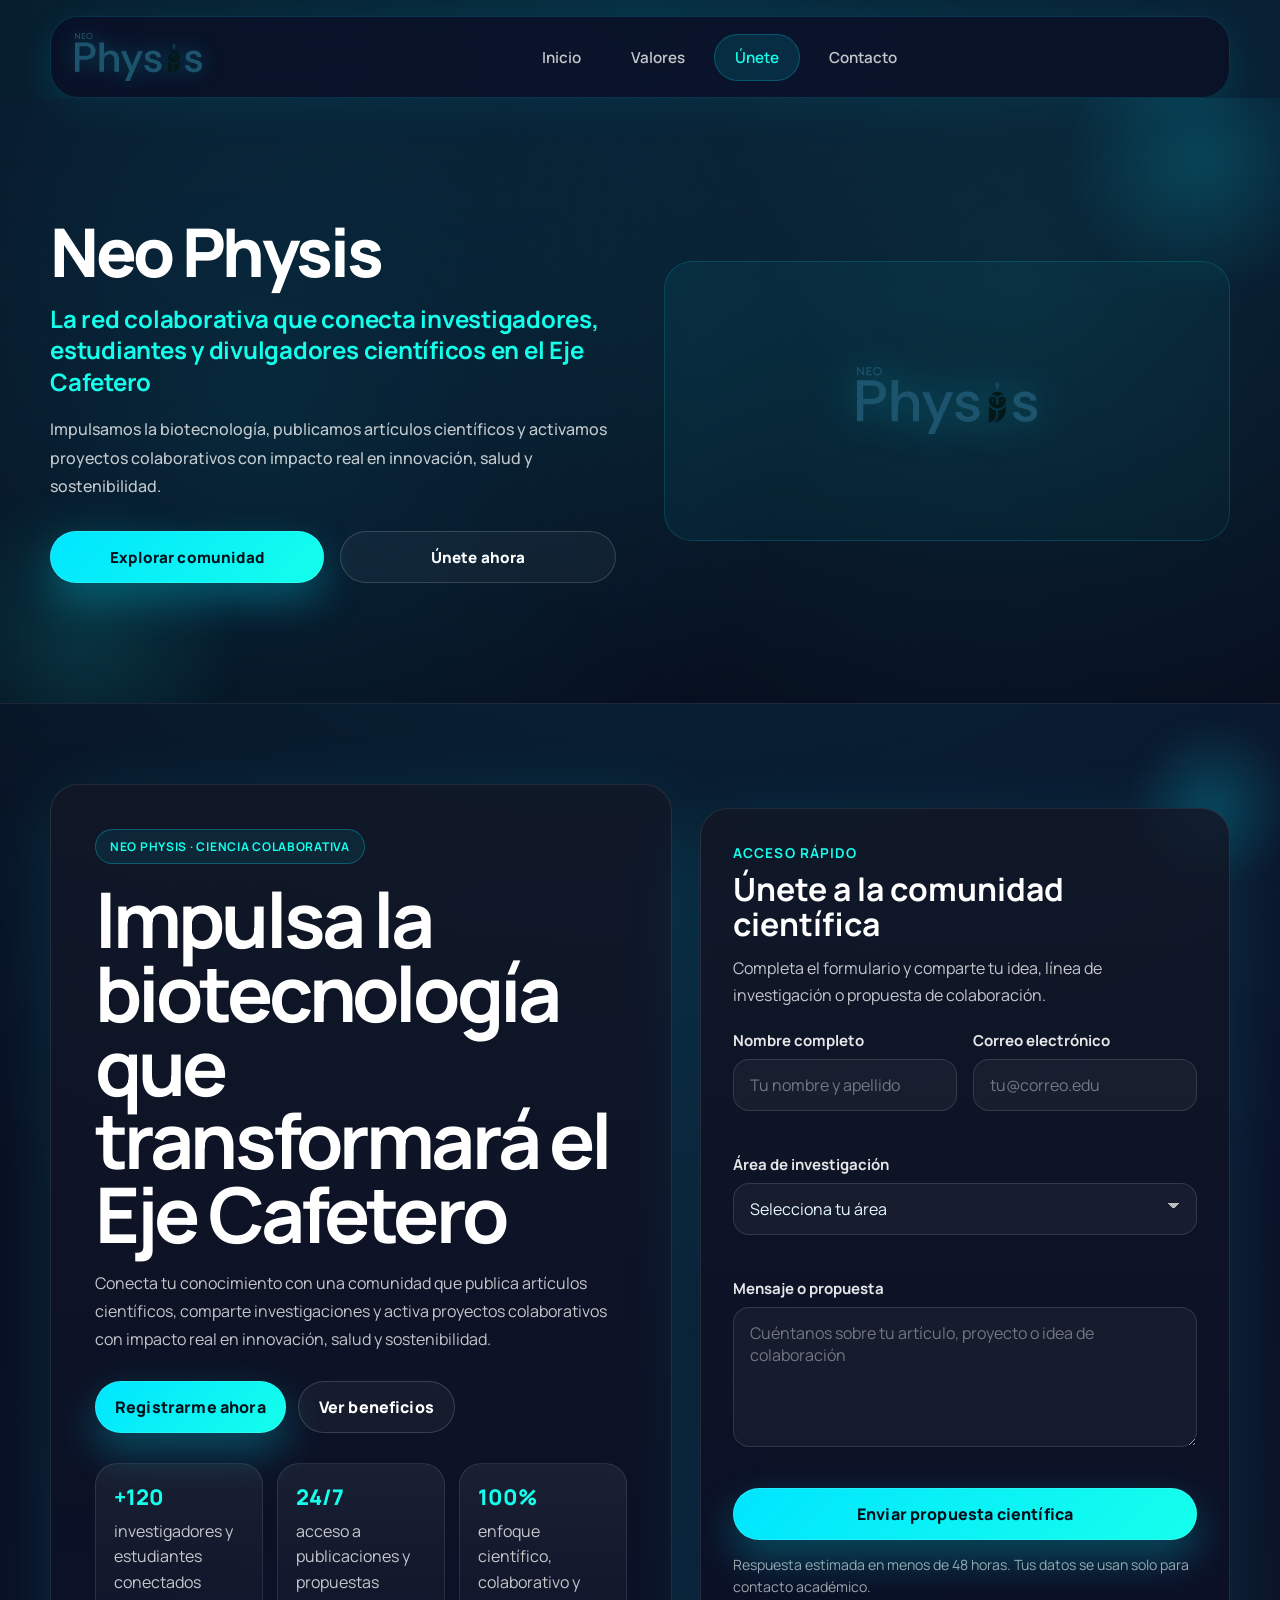
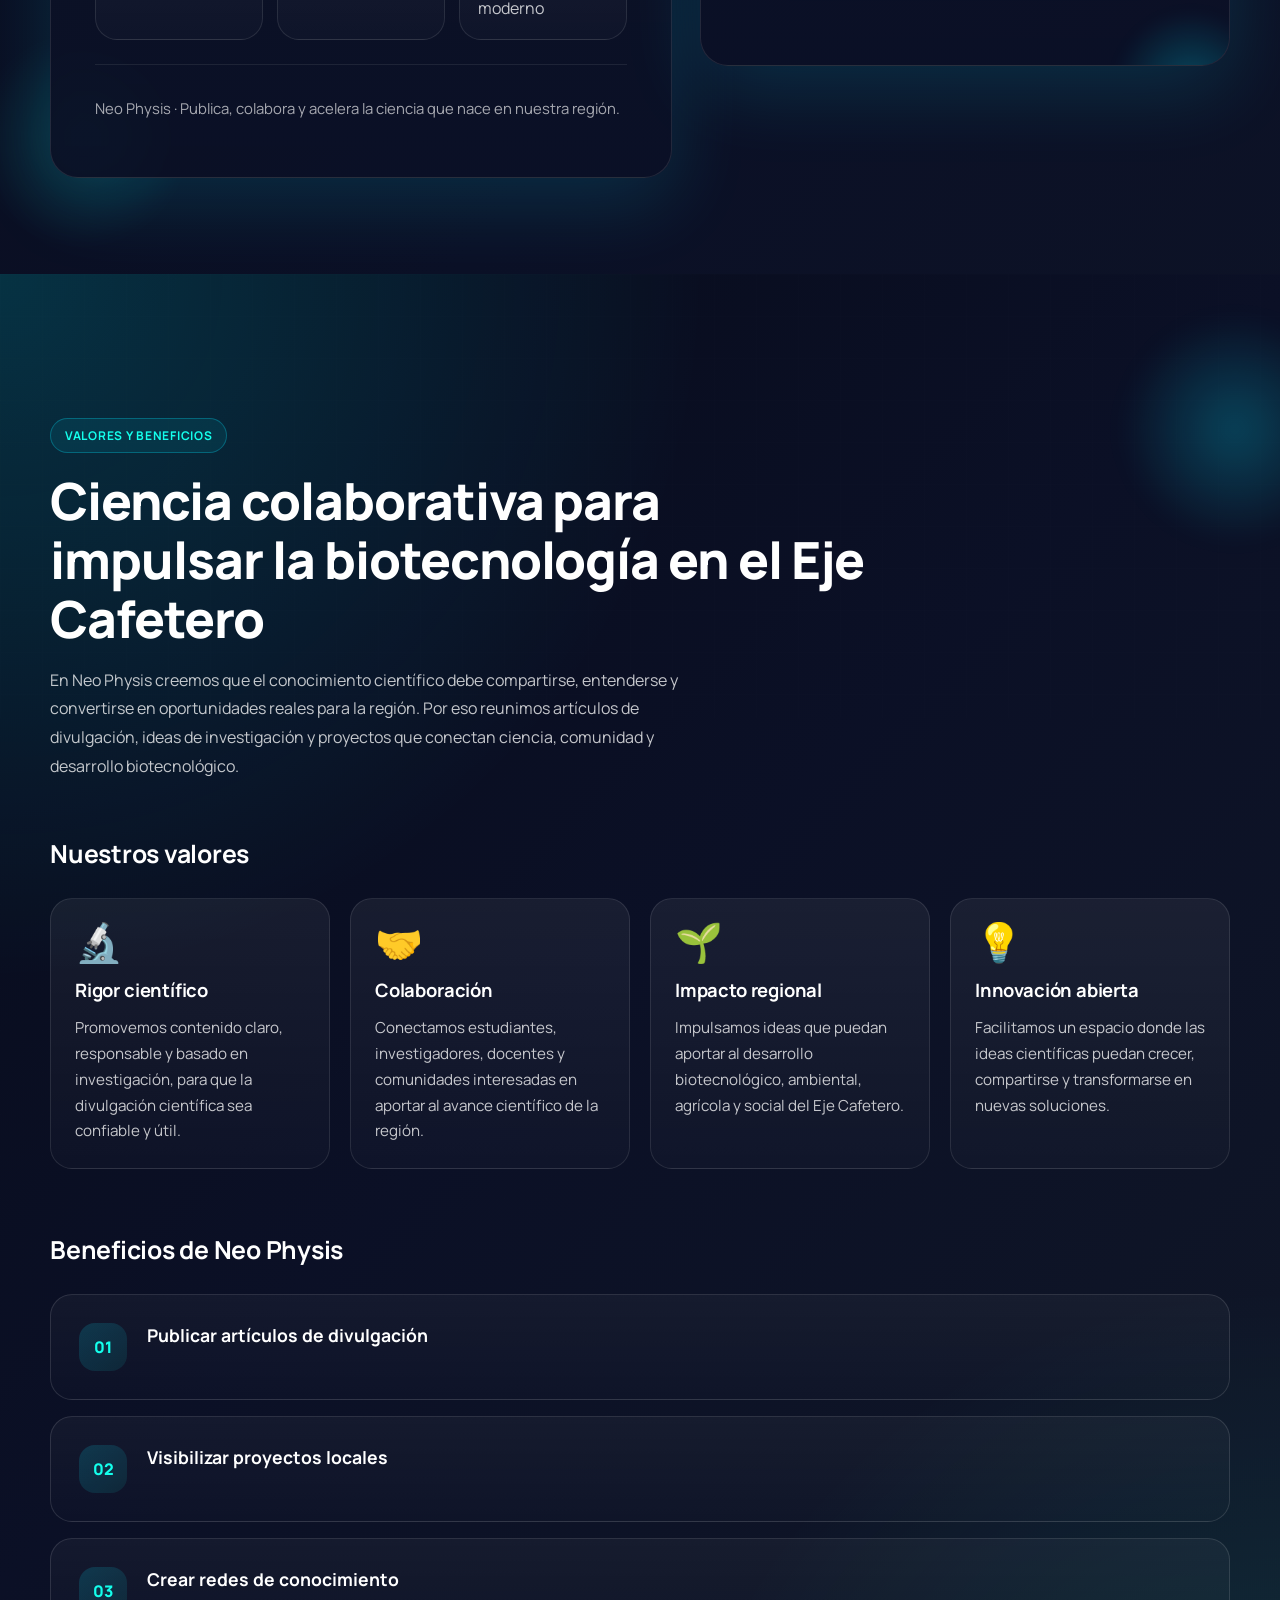
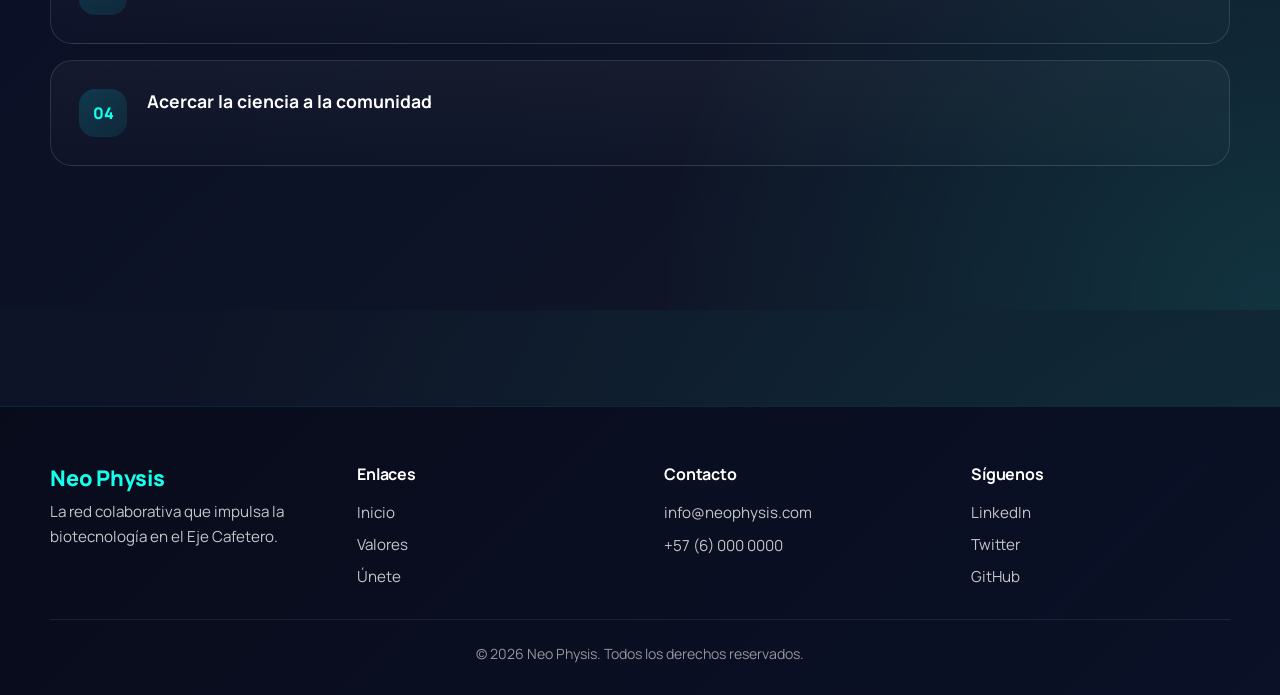
<file: index.html>
<!DOCTYPE html>
<html lang="es">
<head>
  <meta charset="UTF-8" />
  <meta name="viewport" content="width=device-width, initial-scale=1.0" />
  <meta name="description" content="Neo Physis: sección CTA con formulario para investigadores, estudiantes y divulgadores científicos." />
  <title>Neo Physis | CTA y Formulario</title>
  <link rel="preconnect" href="https://fonts.googleapis.com" />
  <link rel="preconnect" href="https://fonts.gstatic.com" crossorigin />
  <link href="https://fonts.googleapis.com/css2?family=Manrope:wght@400;500;600;700;800&display=swap" rel="stylesheet" />
  <link rel="stylesheet" href="styles.css" />
</head>
<body>
  <!-- Navbar -->
  <header>
    <nav class="navbar" aria-label="Navegación principal">
      <div class="navbar__brand">
        <a href="#inicio">
          <img src="Logo2.png" alt="Logo Neo Physis - Ciencia colaborativa" class="navbar__logo" />
        </a>
      </div>
      <button class="navbar__toggle" aria-controls="navbar-menu" aria-expanded="false" aria-label="Abrir menú">
        <span></span>
        <span></span>
        <span></span>
      </button>
      <div class="navbar__menu" id="navbar-menu">
        <ul class="navbar__list">
          <li class="navbar__item"><a href="#inicio" class="navbar__link">Inicio</a></li>
          <li class="navbar__item"><a href="#valores" class="navbar__link">Valores</a></li>
          <li class="navbar__item"><a href="#formulario" class="navbar__link">Únete</a></li>
          <li class="navbar__item"><a href="#contacto" class="navbar__link">Contacto</a></li>
        </ul>
      </div>
    </nav>
  </header>

  <!-- Sección de héroe con logo y propuesta de valor -->
  <main>
    <header class="neo-physis-hero" id="inicio" role="banner">
      <div class="neo-physis-hero__container">
        <div class="neo-physis-hero__content">
          <div class="neo-physis-hero__logo-wrapper">
            <img 
              class="neo-physis-hero__logo" 
              src="Logo2.png" 
              alt="Logo Neo Physis - Ciencia colaborativa" 
              width="120" 
              height="120"
              loading="eager"
            />
          </div>
          
          <div class="neo-physis-hero__text">
            <h1 class="neo-physis-hero__main-title">Neo Physis</h1>
            <p class="neo-physis-hero__subtitle">La red colaborativa que conecta investigadores, estudiantes y divulgadores científicos en el Eje Cafetero</p>
            <p class="neo-physis-hero__description">Impulsamos la biotecnología, publicamos artículos científicos y activamos proyectos colaborativos con impacto real en innovación, salud y sostenibilidad.</p>
            
            <div class="neo-physis-hero__cta-buttons">
              <a class="neo-physis-hero__button neo-physis-hero__button--primary" href="#neo-physis-cta">
                Explorar comunidad
              </a>
              <a class="neo-physis-hero__button neo-physis-hero__button--secondary" href="#neo-physis-form">
                Únete ahora
              </a>
            </div>
          </div>
        </div>
      </div>
      
      <!-- Elementos decorativos de fondo -->
      <div class="neo-physis-hero__orb neo-physis-hero__orb--primary" aria-hidden="true"></div>
      <div class="neo-physis-hero__orb neo-physis-hero__orb--secondary" aria-hidden="true"></div>
    </header>

    <!-- Sección independiente, lista para incrustar en una landing page completa -->
    <section class="neo-physis-cta" id="neo-physis-cta" aria-labelledby="neo-physis-cta-title">
      <div class="neo-physis-cta__orb neo-physis-cta__orb--one" aria-hidden="true"></div>
      <div class="neo-physis-cta__orb neo-physis-cta__orb--two" aria-hidden="true"></div>
      <div class="neo-physis-cta__grid" aria-hidden="true"></div>

      <div class="neo-physis-cta__container">
        <div class="neo-physis-cta__content">
          <span class="neo-physis-cta__eyebrow">Neo Physis · Ciencia colaborativa</span>

          <h1 class="neo-physis-cta__title" id="neo-physis-cta-title">
            Impulsa la biotecnología que transformará el Eje Cafetero
          </h1>

          <p class="neo-physis-cta__description">
            Conecta tu conocimiento con una comunidad que publica artículos científicos,
            comparte investigaciones y activa proyectos colaborativos con impacto real en
            innovación, salud y sostenibilidad.
          </p>

          <div class="neo-physis-cta__actions">
            <a class="neo-physis-cta__button neo-physis-cta__button--primary" href="#neo-physis-form">
              Registrarme ahora
            </a>
            <a class="neo-physis-cta__button neo-physis-cta__button--secondary" href="#neo-physis-benefits">
              Ver beneficios
            </a>
          </div>

          <div class="neo-physis-cta__benefits" id="neo-physis-benefits" aria-label="Beneficios de Neo Physis">
            <article class="neo-physis-cta__benefit-card">
              <span class="neo-physis-cta__benefit-value">+120</span>
              <p class="neo-physis-cta__benefit-text">investigadores y estudiantes conectados</p>
            </article>
            <article class="neo-physis-cta__benefit-card">
              <span class="neo-physis-cta__benefit-value">24/7</span>
              <p class="neo-physis-cta__benefit-text">acceso a publicaciones y propuestas</p>
            </article>
            <article class="neo-physis-cta__benefit-card">
              <span class="neo-physis-cta__benefit-value">100%</span>
              <p class="neo-physis-cta__benefit-text">enfoque científico, colaborativo y moderno</p>
            </article>
          </div>

          <footer class="neo-physis-cta__footer">
            <p>Neo Physis · Publica, colabora y acelera la ciencia que nace en nuestra región.</p>
          </footer>
        </div>

        <div class="neo-physis-form-card" id="formulario">
          <div class="neo-physis-form-card__header">
            <span class="neo-physis-form-card__tag">Acceso rápido</span>
            <h2 class="neo-physis-form-card__title">Únete a la comunidad científica</h2>
            <p class="neo-physis-form-card__text">
              Completa el formulario y comparte tu idea, línea de investigación o propuesta de colaboración.
            </p>
          </div>

          <form class="neo-physis-form" id="neo-physis-form" novalidate>
            <div class="neo-physis-form__grid">
              <div class="neo-physis-form__field">
                <label class="neo-physis-form__label" for="name">Nombre completo</label>
                <input class="neo-physis-form__input" type="text" id="name" name="name" placeholder="Tu nombre y apellido" required minlength="3" autocomplete="name" />
                <span class="neo-physis-form__feedback" aria-live="polite"></span>
              </div>

              <div class="neo-physis-form__field">
                <label class="neo-physis-form__label" for="email">Correo electrónico</label>
                <input class="neo-physis-form__input" type="email" id="email" name="email" placeholder="tu@correo.edu" required autocomplete="email" />
                <span class="neo-physis-form__feedback" aria-live="polite"></span>
              </div>

              <div class="neo-physis-form__field neo-physis-form__field--full">
                <label class="neo-physis-form__label" for="area">Área de investigación</label>
                <select class="neo-physis-form__input neo-physis-form__select" id="area" name="area" required>
                  <option value="" selected>Selecciona tu área</option>
                  <option value="biotecnologia-vegetal">Biotecnología vegetal</option>
                  <option value="microbiologia">Microbiología</option>
                  <option value="bioinformatica">Bioinformática</option>
                  <option value="salud-publica">Salud pública</option>
                  <option value="ciencias-ambientales">Ciencias ambientales</option>
                  <option value="otra">Otra área</option>
                </select>
                <span class="neo-physis-form__feedback" aria-live="polite"></span>
              </div>

              <div class="neo-physis-form__field neo-physis-form__field--full">
                <label class="neo-physis-form__label" for="message">Mensaje o propuesta</label>
                <textarea class="neo-physis-form__input neo-physis-form__textarea" id="message" name="message" rows="5" placeholder="Cuéntanos sobre tu artículo, proyecto o idea de colaboración" required minlength="20"></textarea>
                <span class="neo-physis-form__feedback" aria-live="polite"></span>
              </div>
            </div>

            <button class="neo-physis-form__submit" type="submit">
              Enviar propuesta científica
            </button>

            <p class="neo-physis-form__hint">Respuesta estimada en menos de 48 horas. Tus datos se usan solo para contacto académico.</p>
            <p class="neo-physis-form__status" id="neo-physis-form-status" aria-live="polite"></p>
          </form>
        </div>
      </div>
    </section>

    <!-- Sección de Valores y Beneficios de Neo Physis -->
    <section class="valores" id="valores">
      <div class="valores__contenedor">

        <div class="valores__encabezado">
          <span class="valores__etiqueta">Valores y beneficios</span>

          <h2 class="valores__titulo">
            Ciencia colaborativa para impulsar la biotecnología en el Eje Cafetero
          </h2>

          <p class="valores__descripcion">
            En Neo Physis creemos que el conocimiento científico debe compartirse,
            entenderse y convertirse en oportunidades reales para la región.
            Por eso reunimos artículos de divulgación, ideas de investigación y
            proyectos que conectan ciencia, comunidad y desarrollo biotecnológico.
          </p>
        </div>

        <div class="valores__contenido">

          <div class="valores__bloque">
            <h3 class="valores__subtitulo">Nuestros valores</h3>

            <div class="valores__grid">
              <article class="valores__card">
                <div class="valores__icono">🔬</div>
                <h4>Rigor científico</h4>
                <p>
                  Promovemos contenido claro, responsable y basado en investigación,
                  para que la divulgación científica sea confiable y útil.
                </p>
              </article>

              <article class="valores__card">
                <div class="valores__icono">🤝</div>
                <h4>Colaboración</h4>
                <p>
                  Conectamos estudiantes, investigadores, docentes y comunidades
                  interesadas en aportar al avance científico de la región.
                </p>
              </article>

              <article class="valores__card">
                <div class="valores__icono">🌱</div>
                <h4>Impacto regional</h4>
                <p>
                  Impulsamos ideas que puedan aportar al desarrollo biotecnológico,
                  ambiental, agrícola y social del Eje Cafetero.
                </p>
              </article>

              <article class="valores__card">
                <div class="valores__icono">💡</div>
                <h4>Innovación abierta</h4>
                <p>
                  Facilitamos un espacio donde las ideas científicas puedan crecer,
                  compartirse y transformarse en nuevas soluciones.
                </p>
              </article>
            </div>
          </div>

          <div class="beneficios">
            <h3 class="beneficios__titulo">Beneficios de Neo Physis</h3>

            <div class="beneficios__lista">

              <button class="beneficios__item" type="button">
                <span>01</span>
                <div>
                  <h4>Publicar artículos de divulgación</h4>
                  <p>
                    Los usuarios pueden compartir investigaciones, avances o temas
                    científicos escritos en un lenguaje más cercano para la comunidad.
                  </p>
                </div>
              </button>

              <button class="beneficios__item" type="button">
                <span>02</span>
                <div>
                  <h4>Visibilizar proyectos locales</h4>
                  <p>
                    La plataforma ayuda a mostrar iniciativas científicas nacidas en
                    universidades, semilleros o grupos de investigación del Eje Cafetero.
                  </p>
                </div>
              </button>

              <button class="beneficios__item" type="button">
                <span>03</span>
                <div>
                  <h4>Crear redes de conocimiento</h4>
                  <p>
                    Permite que personas con intereses similares puedan encontrarse,
                    aprender unas de otras y proponer nuevas colaboraciones.
                  </p>
                </div>
              </button>

              <button class="beneficios__item" type="button">
                <span>04</span>
                <div>
                  <h4>Acercar la ciencia a la comunidad</h4>
                  <p>
                    Neo Physis traduce temas complejos a contenidos más comprensibles,
                    para que más personas puedan participar en la conversación científica.
                  </p>
                </div>
              </button>

            </div>
          </div>

        </div>
      </div>
    </section>
  </main>

  <!-- Footer -->
  <footer class="site-footer" id="contacto">
    <div class="footer__container">
      <div class="footer__grid">
        <div class="footer__brand">
          <p class="footer__brand-name">Neo Physis</p>
          <p class="footer__brand-text">La red colaborativa que impulsa la biotecnología en el Eje Cafetero.</p>
        </div>
        <nav class="footer__nav" aria-label="Enlaces de pie de página">
          <p class="footer__title">Enlaces</p>
          <ul class="footer__links">
            <li><a href="#inicio">Inicio</a></li>
            <li><a href="#valores">Valores</a></li>
            <li><a href="#formulario">Únete</a></li>
          </ul>
        </nav>
        <div class="footer__contact">
          <p class="footer__title">Contacto</p>
          <p class="footer__text">info@neophysis.com</p>
          <p class="footer__text">+57 (6) 000 0000</p>
        </div>
        <div class="footer__social">
          <p class="footer__title">Síguenos</p>
          <ul class="footer__social-links">
            <li><a href="#" aria-label="LinkedIn">LinkedIn</a></li>
            <li><a href="#" aria-label="Twitter">Twitter</a></li>
            <li><a href="#" aria-label="GitHub">GitHub</a></li>
          </ul>
        </div>
      </div>
      <div class="footer__bottom">
        <p>&copy; 2026 Neo Physis. Todos los derechos reservados.</p>
      </div>
    </div>
  </footer>

  <script src="script.js"></script>
</body>
</html>
</file>
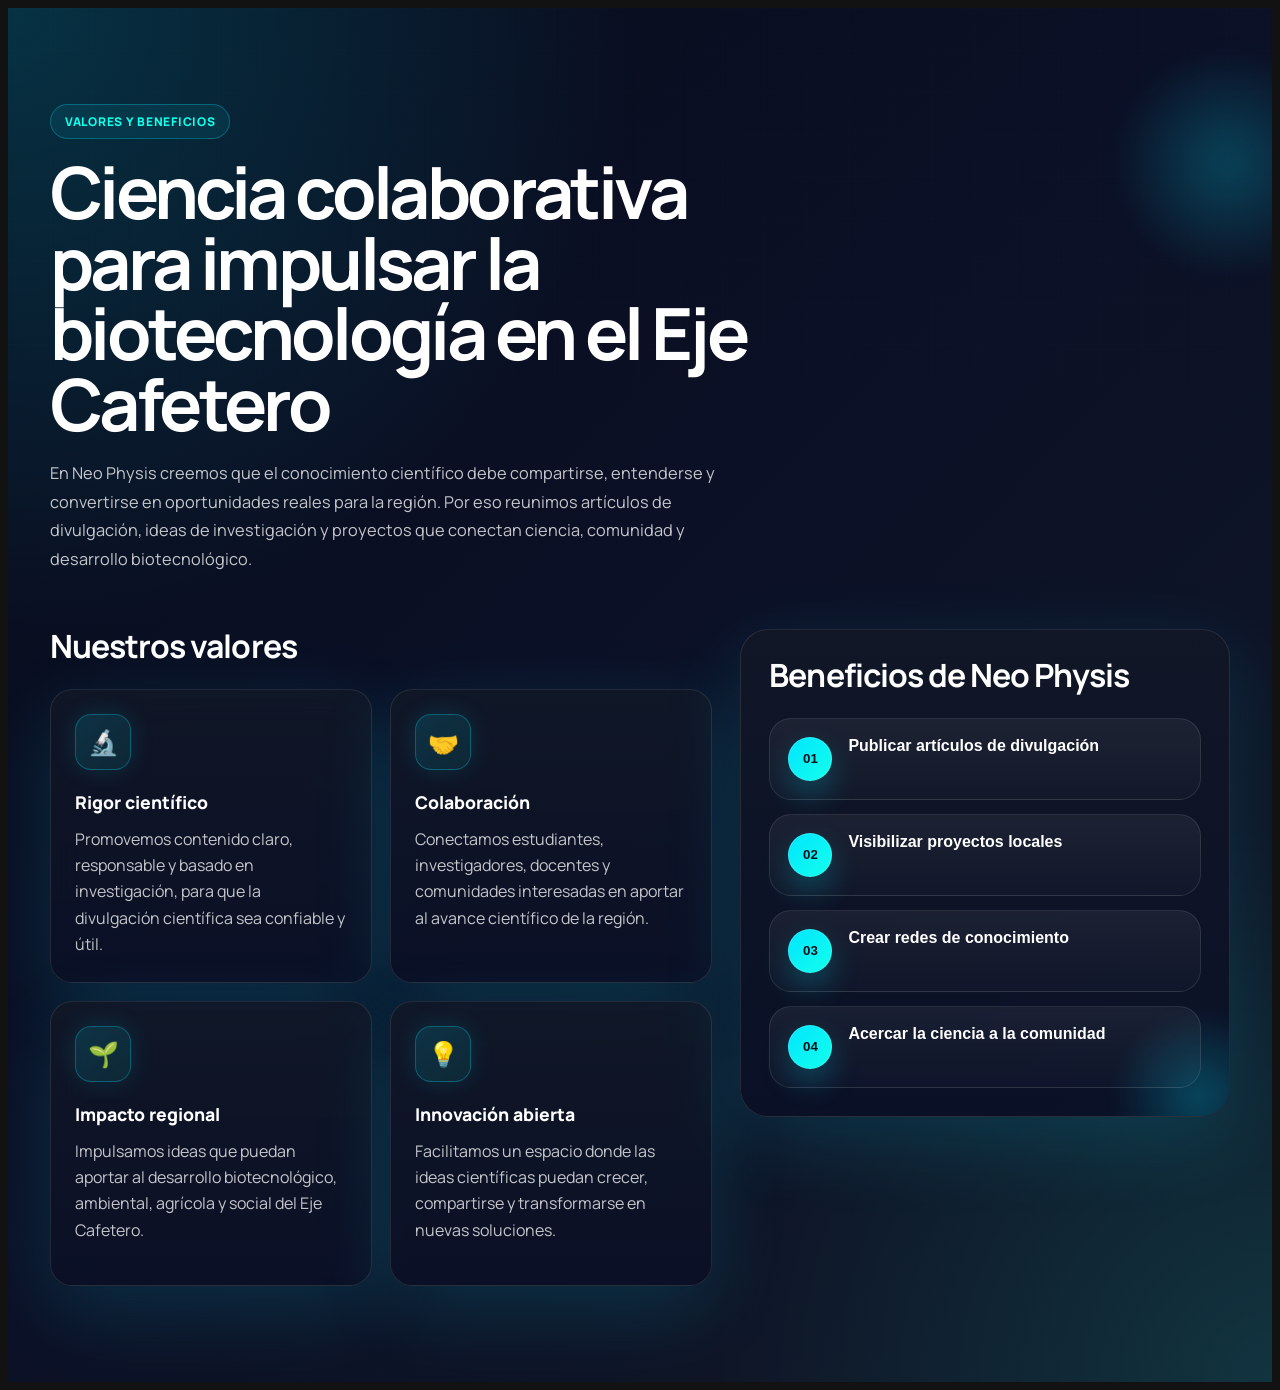
<file: neon.html>
<!DOCTYPE html>
<html lang="en">
<head>
  <meta charset="UTF-8">
  <meta name="viewport" content="width=device-width, initial-scale=1.0">
  <title>Document</title>
  <link rel="stylesheet" href="neon_styles.css">
  <link rel="preconnect" href="https://fonts.googleapis.com">
  <link rel="preconnect" href="https://fonts.gstatic.com" crossorigin>
  <link href="https://fonts.googleapis.com/css2?family=Manrope:wght@400;500;600;700;800&display=swap" rel="stylesheet">
</head>
<body>
  <section class="valores" id="valores-beneficios">
  <div class="valores__contenedor">

    <div class="valores__encabezado">
      <span class="valores__etiqueta">Valores y beneficios</span>

      <h2 class="valores__titulo">
        Ciencia colaborativa para impulsar la biotecnología en el Eje Cafetero
      </h2>

      <p class="valores__descripcion">
        En Neo Physis creemos que el conocimiento científico debe compartirse,
        entenderse y convertirse en oportunidades reales para la región.
        Por eso reunimos artículos de divulgación, ideas de investigación y
        proyectos que conectan ciencia, comunidad y desarrollo biotecnológico.
      </p>
    </div>

    <div class="valores__contenido">

      <div class="valores__bloque">
        <h3 class="valores__subtitulo">Nuestros valores</h3>

        <div class="valores__grid">
          <article class="valores__card">
            <div class="valores__icono">🔬</div>
            <h4>Rigor científico</h4>
            <p>
              Promovemos contenido claro, responsable y basado en investigación,
              para que la divulgación científica sea confiable y útil.
            </p>
          </article>

          <article class="valores__card">
            <div class="valores__icono">🤝</div>
            <h4>Colaboración</h4>
            <p>
              Conectamos estudiantes, investigadores, docentes y comunidades
              interesadas en aportar al avance científico de la región.
            </p>
          </article>

          <article class="valores__card">
            <div class="valores__icono">🌱</div>
            <h4>Impacto regional</h4>
            <p>
              Impulsamos ideas que puedan aportar al desarrollo biotecnológico,
              ambiental, agrícola y social del Eje Cafetero.
            </p>
          </article>

          <article class="valores__card">
            <div class="valores__icono">💡</div>
            <h4>Innovación abierta</h4>
            <p>
              Facilitamos un espacio donde las ideas científicas puedan crecer,
              compartirse y transformarse en nuevas soluciones.
            </p>
          </article>
        </div>
      </div>

      <div class="beneficios">
        <h3 class="beneficios__titulo">Beneficios de Neo Physis</h3>

        <div class="beneficios__lista">

          <button class="beneficios__item" type="button">
            <span>01</span>
            <div>
              <h4>Publicar artículos de divulgación</h4>
              <p>
                Los usuarios pueden compartir investigaciones, avances o temas
                científicos escritos en un lenguaje más cercano para la comunidad.
              </p>
            </div>
          </button>

          <button class="beneficios__item" type="button">
            <span>02</span>
            <div>
              <h4>Visibilizar proyectos locales</h4>
              <p>
                La plataforma ayuda a mostrar iniciativas científicas nacidas en
                universidades, semilleros o grupos de investigación del Eje Cafetero.
              </p>
            </div>
          </button>

          <button class="beneficios__item" type="button">
            <span>03</span>
            <div>
              <h4>Crear redes de conocimiento</h4>
              <p>
                Permite que personas con intereses similares puedan encontrarse,
                aprender unas de otras y proponer nuevas colaboraciones.
              </p>
            </div>
          </button>

          <button class="beneficios__item" type="button">
            <span>04</span>
            <div>
              <h4>Acercar la ciencia a la comunidad</h4>
              <p>
                Neo Physis traduce temas complejos a contenidos más comprensibles,
                para que más personas puedan participar en la conversación científica.
              </p>
            </div>
          </button>

        </div>
      </div>

    </div>
  </div>
</section>
<script src="neon_script.js"></script>
</body>
</html>
</file>
<file: styles.css>
:root {
  color-scheme: dark;
  --bg: #0b1026;
  --bg-soft: rgba(17, 24, 39, 0.76);
  --panel: rgba(17, 24, 39, 0.78);
  --panel-border: rgba(255, 255, 255, 0.1);
  --text: #ffffff;
  --text-muted: rgba(255, 255, 255, 0.76);
  --accent: #00e5ff;
  --accent-strong: #14ffec;
  --accent-deep: #4ddcff;
  --danger: #ff6b6b;
  --success: #4dffb0;
  --shadow: 0 24px 80px rgba(0, 229, 255, 0.14);
  --radius-xl: 28px;
  --radius-lg: 22px;
  --radius-md: 16px;
  --radius-sm: 12px;
  --transition: 220ms ease;
  --font: 'Manrope', system-ui, -apple-system, BlinkMacSystemFont, 'Segoe UI', sans-serif;
}

* {
  box-sizing: border-box;
}

html {
  scroll-behavior: smooth;
}

body {
  margin: 0;
  min-height: 100vh;
  font-family: var(--font);
  color: var(--text);
  background:
    radial-gradient(circle at top, rgba(0, 229, 255, 0.16), transparent 34%),
    radial-gradient(circle at bottom right, rgba(20, 255, 236, 0.1), transparent 28%),
    linear-gradient(135deg, #070b1a 0%, #0b1026 45%, #111827 100%);
}

img,
svg {
  display: block;
  max-width: 100%;
}

a {
  color: inherit;
  text-decoration: none;
}

button,
input,
select,
textarea {
  font: inherit;
}

/* ============================================
   HERO SECTION - Semantic & BEM Structure
   ============================================ */

.neo-physis-hero {
  position: relative;
  overflow: hidden;
  padding: 64px 20px;
  background: linear-gradient(
    180deg,
    rgba(11, 16, 38, 0.5) 0%,
    rgba(7, 11, 26, 0.8) 100%
  );
  border-bottom: 1px solid rgba(255, 255, 255, 0.08);
}

.neo-physis-hero::before {
  content: '';
  position: absolute;
  inset: 0;
  background:
    radial-gradient(circle at 20% 50%, rgba(0, 229, 255, 0.1), transparent 50%),
    radial-gradient(circle at 80% 30%, rgba(20, 255, 236, 0.08), transparent 50%);
  pointer-events: none;
}

.neo-physis-hero__container {
  position: relative;
  z-index: 1;
  max-width: 1180px;
  margin: 0 auto;
}

.neo-physis-hero__content {
  display: grid;
  gap: 32px;
  grid-template-columns: 1fr;
  align-items: center;
}

.neo-physis-hero__logo-wrapper {
  display: flex;
  justify-content: center;
  padding: 20px;
  border-radius: var(--radius-xl);
  border: 1px solid rgba(0, 229, 255, 0.16);
  background: linear-gradient(
    135deg,
    rgba(0, 229, 255, 0.06),
    rgba(20, 255, 236, 0.03)
  );
  backdrop-filter: blur(10px);
  animation: fadeInUp 900ms ease both;
}

.neo-physis-hero__logo {
  width: 120px;
  height: 120px;
  object-fit: contain;
  filter: drop-shadow(0 0 20px rgba(0, 229, 255, 0.3));
  transition: transform 300ms ease, filter 300ms ease;
}

.neo-physis-hero__logo-wrapper:hover .neo-physis-hero__logo {
  transform: scale(1.05);
  filter: drop-shadow(0 0 30px rgba(0, 229, 255, 0.5));
}

.neo-physis-hero__text {
  display: flex;
  flex-direction: column;
  gap: 18px;
}

.neo-physis-hero__main-title {
  margin: 0;
  font-size: clamp(2.4rem, 8vw, 3.8rem);
  line-height: 1;
  letter-spacing: -0.05em;
  font-weight: 800;
  color: var(--text);
  animation: fadeInUp 900ms ease both;
  animation-delay: 100ms;
}

.neo-physis-hero__subtitle {
  margin: 0;
  font-size: clamp(1.1rem, 4vw, 1.4rem);
  line-height: 1.3;
  letter-spacing: -0.01em;
  color: var(--accent-strong);
  font-weight: 700;
  animation: fadeInUp 900ms ease both;
  animation-delay: 200ms;
}

.neo-physis-hero__description {
  margin: 0;
  max-width: 65ch;
  font-size: 1rem;
  line-height: 1.8;
  color: var(--text-muted);
  font-weight: 500;
  animation: fadeInUp 900ms ease both;
  animation-delay: 300ms;
}

.neo-physis-hero__cta-buttons {
  display: flex;
  flex-direction: column;
  gap: 12px;
  margin-top: 12px;
  animation: fadeInUp 900ms ease both;
  animation-delay: 400ms;
}

.neo-physis-hero__button,
.neo-physis-hero__button--primary,
.neo-physis-hero__button--secondary {
  position: relative;
  display: inline-flex;
  align-items: center;
  justify-content: center;
  min-height: 52px;
  padding: 0 24px;
  border: 0;
  border-radius: 999px;
  font-weight: 800;
  letter-spacing: 0.01em;
  font-size: 0.95rem;
  transition: transform var(--transition), box-shadow var(--transition), border-color var(--transition), background var(--transition);
  cursor: pointer;
  text-align: center;
  white-space: nowrap;
}

.neo-physis-hero__button::before {
  content: '';
  position: absolute;
  inset: 0;
  border-radius: inherit;
  background: linear-gradient(135deg, rgba(255, 255, 255, 0.2), transparent 55%);
  opacity: 0;
  transition: opacity var(--transition);
}

.neo-physis-hero__button--primary {
  color: #03111d;
  background: linear-gradient(135deg, var(--accent), var(--accent-strong));
  box-shadow: 0 18px 40px rgba(0, 229, 255, 0.28), 0 0 0 1px rgba(255, 255, 255, 0.12) inset;
}

.neo-physis-hero__button--secondary {
  color: var(--text);
  border: 1px solid rgba(255, 255, 255, 0.16);
  background: rgba(255, 255, 255, 0.04);
}

.neo-physis-hero__button:hover,
.neo-physis-hero__button:focus-visible {
  transform: translateY(-2px);
}

.neo-physis-hero__button:hover::before,
.neo-physis-hero__button:focus-visible::before {
  opacity: 1;
}

.neo-physis-hero__button:focus-visible {
  outline: 3px solid rgba(20, 255, 236, 0.25);
  outline-offset: 3px;
}

.neo-physis-hero__button--secondary:hover,
.neo-physis-hero__button--secondary:focus-visible {
  border-color: rgba(0, 229, 255, 0.32);
  background: rgba(0, 229, 255, 0.08);
}

/* Decorative orbs for hero section */
.neo-physis-hero__orb {
  position: absolute;
  border-radius: 50%;
  filter: blur(12px);
  pointer-events: none;
  animation: floatGlow 12s ease-in-out infinite;
}

.neo-physis-hero__orb--primary {
  top: -80px;
  right: -60px;
  width: 280px;
  height: 280px;
  background: radial-gradient(circle, rgba(0, 229, 255, 0.18), transparent 70%);
}

.neo-physis-hero__orb--secondary {
  bottom: -100px;
  left: -80px;
  width: 320px;
  height: 320px;
  background: radial-gradient(circle, rgba(20, 255, 236, 0.12), transparent 70%);
  animation-delay: -6s;
}

/* Responsive design for hero section */
@media (min-width: 768px) {
  .neo-physis-hero {
    padding: 96px 32px;
  }

  .neo-physis-hero__content {
    grid-template-columns: 1fr 1fr;
    gap: 48px;
  }

  .neo-physis-hero__logo-wrapper {
    order: 2;
    padding: 32px;
    min-height: 280px;
    display: flex;
    align-items: center;
    justify-content: center;
  }

  .neo-physis-hero__logo {
    width: 160px;
    height: 160px;
  }

  .neo-physis-hero__text {
    order: 1;
  }

  .neo-physis-hero__cta-buttons {
    flex-direction: row;
    gap: 16px;
  }

  .neo-physis-hero__button {
    flex: 1;
  }
}

@media (min-width: 1024px) {
  .neo-physis-hero {
    padding: 120px 32px;
  }

  .neo-physis-hero__logo {
    width: 180px;
    height: 180px;
  }

  .neo-physis-hero__main-title {
    font-size: clamp(2.8rem, 10vw, 4.2rem);
  }

  .neo-physis-hero__subtitle {
    font-size: clamp(1.2rem, 3vw, 1.5rem);
  }
}

.neo-physis-cta {
  position: relative;
  overflow: hidden;
  padding: 72px 20px;
}

.neo-physis-cta__container {
  position: relative;
  z-index: 1;
  display: grid;
  gap: 24px;
  max-width: 1180px;
  margin: 0 auto;
}

.neo-physis-cta__content,
.neo-physis-form-card {
  border: 1px solid var(--panel-border);
  border-radius: var(--radius-xl);
  background: linear-gradient(180deg, rgba(17, 24, 39, 0.86), rgba(11, 16, 38, 0.92));
  backdrop-filter: blur(20px);
  box-shadow: var(--shadow);
}

.neo-physis-cta__content {
  padding: 28px;
}

.neo-physis-cta__eyebrow {
  display: inline-flex;
  align-items: center;
  gap: 10px;
  margin-bottom: 18px;
  padding: 8px 14px;
  border: 1px solid rgba(0, 229, 255, 0.28);
  border-radius: 999px;
  color: var(--accent-strong);
  background: rgba(0, 229, 255, 0.08);
  letter-spacing: 0.06em;
  text-transform: uppercase;
  font-size: 0.75rem;
  font-weight: 700;
}

.neo-physis-cta__title {
  margin: 0;
  max-width: 14ch;
  font-size: clamp(2.4rem, 7vw, 4.8rem);
  line-height: 0.96;
  letter-spacing: -0.05em;
}

.neo-physis-cta__description {
  margin: 18px 0 0;
  max-width: 60ch;
  color: var(--text-muted);
  font-size: 1rem;
  line-height: 1.75;
}

.neo-physis-cta__actions {
  display: flex;
  flex-direction: column;
  gap: 12px;
  margin-top: 28px;
}

.neo-physis-cta__button,
.neo-physis-form__submit {
  position: relative;
  display: inline-flex;
  align-items: center;
  justify-content: center;
  min-height: 52px;
  padding: 0 20px;
  border: 0;
  border-radius: 999px;
  font-weight: 800;
  letter-spacing: 0.01em;
  transition: transform var(--transition), box-shadow var(--transition), border-color var(--transition), background var(--transition);
  cursor: pointer;
}

.neo-physis-cta__button::before,
.neo-physis-form__submit::before {
  content: '';
  position: absolute;
  inset: 0;
  border-radius: inherit;
  background: linear-gradient(135deg, rgba(255, 255, 255, 0.2), transparent 55%);
  opacity: 0;
  transition: opacity var(--transition);
}

.neo-physis-cta__button:hover,
.neo-physis-cta__button:focus-visible,
.neo-physis-form__submit:hover,
.neo-physis-form__submit:focus-visible {
  transform: translateY(-2px);
}

.neo-physis-cta__button:hover::before,
.neo-physis-cta__button:focus-visible::before,
.neo-physis-form__submit:hover::before,
.neo-physis-form__submit:focus-visible::before {
  opacity: 1;
}

.neo-physis-cta__button:focus-visible,
.neo-physis-form__submit:focus-visible,
.neo-physis-form__input:focus-visible {
  outline: 3px solid rgba(20, 255, 236, 0.25);
  outline-offset: 3px;
}

.neo-physis-cta__button--primary,
.neo-physis-form__submit {
  color: #03111d;
  background: linear-gradient(135deg, var(--accent), var(--accent-strong));
  box-shadow: 0 18px 40px rgba(0, 229, 255, 0.28), 0 0 0 1px rgba(255, 255, 255, 0.12) inset;
}

.neo-physis-cta__button--secondary {
  color: var(--text);
  border: 1px solid rgba(255, 255, 255, 0.16);
  background: rgba(255, 255, 255, 0.04);
}

.neo-physis-cta__benefits {
  display: grid;
  gap: 14px;
  margin-top: 30px;
}

.neo-physis-cta__benefit-card {
  padding: 18px;
  border: 1px solid rgba(255, 255, 255, 0.1);
  border-radius: var(--radius-lg);
  background: linear-gradient(180deg, rgba(255, 255, 255, 0.06), rgba(255, 255, 255, 0.02));
  transition: transform var(--transition), border-color var(--transition), background var(--transition);
}

.neo-physis-cta__benefit-card:hover {
  transform: translateY(-4px);
  border-color: rgba(0, 229, 255, 0.28);
  background: linear-gradient(180deg, rgba(0, 229, 255, 0.08), rgba(255, 255, 255, 0.03));
}

.neo-physis-cta__benefit-value {
  display: block;
  margin-bottom: 8px;
  color: var(--accent-strong);
  font-size: 1.35rem;
  font-weight: 800;
}

.neo-physis-cta__benefit-text {
  margin: 0;
  color: var(--text-muted);
  line-height: 1.6;
}

.neo-physis-cta__footer {
  margin-top: 24px;
  padding-top: 18px;
  border-top: 1px solid rgba(255, 255, 255, 0.08);
  color: rgba(255, 255, 255, 0.64);
  font-size: 0.93rem;
}

.neo-physis-form-card {
  position: relative;
  padding: 24px;
  overflow: hidden;
}

.neo-physis-form-card::after {
  content: '';
  position: absolute;
  inset: auto -8% -12% auto;
  width: 160px;
  height: 160px;
  border-radius: 50%;
  background: radial-gradient(circle, rgba(0, 229, 255, 0.28), transparent 68%);
  filter: blur(8px);
  pointer-events: none;
}

.neo-physis-form-card__header {
  margin-bottom: 20px;
}

.neo-physis-form-card__tag {
  display: inline-flex;
  margin-bottom: 10px;
  color: var(--accent-strong);
  font-size: 0.85rem;
  font-weight: 700;
  letter-spacing: 0.08em;
  text-transform: uppercase;
}

.neo-physis-form-card__title {
  margin: 0;
  font-size: clamp(1.55rem, 4vw, 2rem);
  line-height: 1.1;
}

.neo-physis-form-card__text {
  margin: 12px 0 0;
  color: var(--text-muted);
  line-height: 1.7;
}

.neo-physis-form {
  position: relative;
  z-index: 1;
}

.neo-physis-form__grid {
  display: grid;
  gap: 16px;
}

.neo-physis-form__field {
  position: relative;
}

.neo-physis-form__field--full {
  grid-column: 1 / -1;
}

.neo-physis-form__label {
  display: inline-block;
  margin-bottom: 8px;
  color: rgba(255, 255, 255, 0.9);
  font-size: 0.94rem;
  font-weight: 700;
}

.neo-physis-form__input {
  width: 100%;
  min-height: 52px;
  padding: 14px 16px;
  border: 1px solid rgba(255, 255, 255, 0.12);
  border-radius: var(--radius-md);
  color: var(--text);
  background: rgba(255, 255, 255, 0.04);
  transition: border-color var(--transition), box-shadow var(--transition), background var(--transition), transform var(--transition);
}

.neo-physis-form__input::placeholder {
  color: rgba(255, 255, 255, 0.4);
}

.neo-physis-form__input:hover {
  border-color: rgba(0, 229, 255, 0.32);
}

.neo-physis-form__input:focus {
  border-color: rgba(20, 255, 236, 0.85);
  background: rgba(255, 255, 255, 0.07);
}

.neo-physis-form__textarea {
  resize: vertical;
  min-height: 140px;
}

.neo-physis-form__select {
  appearance: none;
  padding-right: 44px;
  color: #e6fbff;
  background-image:
    linear-gradient(45deg, transparent 50%, rgba(255, 255, 255, 0.7) 50%),
    linear-gradient(135deg, rgba(255, 255, 255, 0.7) 50%, transparent 50%);
  background-position:
    calc(100% - 22px) calc(50% - 3px),
    calc(100% - 16px) calc(50% - 3px);
  background-size: 6px 6px, 6px 6px;
  background-repeat: no-repeat;
}

.neo-physis-form__select option {
  color: #0b1026;
  background: #ffffff;
}

.neo-physis-form__select option:first-child {
  color: rgba(11, 16, 38, 0.62);
}

.neo-physis-form__feedback {
  display: block;
  min-height: 18px;
  margin-top: 8px;
  color: var(--danger);
  font-size: 0.82rem;
  line-height: 1.4;
}

.neo-physis-form__field.is-valid .neo-physis-form__input {
  border-color: rgba(77, 255, 176, 0.55);
  box-shadow: 0 0 0 1px rgba(77, 255, 176, 0.12) inset;
}

.neo-physis-form__field.is-invalid .neo-physis-form__input {
  border-color: rgba(255, 107, 107, 0.7);
  box-shadow: 0 0 0 1px rgba(255, 107, 107, 0.12) inset;
}

.neo-physis-form__submit {
  width: 100%;
  margin-top: 10px;
}

.neo-physis-form__hint {
  margin: 14px 0 0;
  color: rgba(255, 255, 255, 0.62);
  font-size: 0.88rem;
  line-height: 1.6;
}

.neo-physis-form__status {
  min-height: 24px;
  margin: 10px 0 0;
  font-weight: 700;
}

.neo-physis-form__status.is-success {
  color: var(--success);
}

.neo-physis-form__status.is-error {
  color: var(--danger);
}

.neo-physis-cta__orb {
  position: absolute;
  border-radius: 50%;
  filter: blur(10px);
  pointer-events: none;
  animation: floatGlow 10s ease-in-out infinite;
}

.neo-physis-cta__orb--one {
  top: 32px;
  right: -18px;
  width: 170px;
  height: 170px;
  background: radial-gradient(circle, rgba(0, 229, 255, 0.22), transparent 70%);
}

.neo-physis-cta__orb--two {
  bottom: 24px;
  left: -28px;
  width: 220px;
  height: 220px;
  background: radial-gradient(circle, rgba(20, 255, 236, 0.14), transparent 70%);
  animation-delay: -4s;
}

.neo-physis-cta__grid {
  position: absolute;
  inset: 0;
  background-image:
    linear-gradient(rgba(255, 255, 255, 0.03) 1px, transparent 1px),
    linear-gradient(90deg, rgba(255, 255, 255, 0.03) 1px, transparent 1px);
  background-size: 42px 42px;
  mask-image: linear-gradient(180deg, rgba(0, 0, 0, 0.35), transparent 88%);
  opacity: 0.35;
}

.neo-physis-cta,
.neo-physis-cta__content,
.neo-physis-form-card {
  animation: fadeInUp 900ms ease both;
}

.neo-physis-cta__content {
  animation-delay: 120ms;
}

.neo-physis-form-card {
  animation-delay: 240ms;
}

@keyframes floatGlow {
  0%,
  100% {
    transform: translateY(0) scale(1);
  }
  50% {
    transform: translateY(-14px) scale(1.04);
  }
}

@keyframes fadeInUp {
  from {
    opacity: 0;
    transform: translateY(20px);
  }
  to {
    opacity: 1;
    transform: translateY(0);
  }
}

@media (min-width: 768px) {
  .neo-physis-cta {
    padding: 96px 32px;
  }

  .neo-physis-cta__container {
    gap: 28px;
  }

  .neo-physis-cta__content {
    padding: 36px;
  }

  .neo-physis-cta__actions {
    flex-direction: row;
    flex-wrap: wrap;
  }

  .neo-physis-cta__benefits {
    grid-template-columns: repeat(3, minmax(0, 1fr));
  }

  .neo-physis-form-card {
    padding: 32px;
  }

  .neo-physis-form__grid {
    grid-template-columns: repeat(2, minmax(0, 1fr));
  }
}

@media (min-width: 1100px) {
  .neo-physis-cta__container {
    grid-template-columns: 1.08fr 0.92fr;
    align-items: start;
  }

  .neo-physis-cta__content {
    padding: 44px;
  }

  .neo-physis-form-card {
    position: sticky;
    top: 24px;
  }
}

@media (prefers-reduced-motion: reduce) {
  html {
    scroll-behavior: auto;
  }

  *,
  *::before,
  *::after {
    animation-duration: 0.01ms !important;
    animation-iteration-count: 1 !important;
    transition-duration: 0.01ms !important;
  }
}

/* ================================
   VALORES Y BENEFICIOS - NEO PHYSIS
   ================================ */

/* Sección principal */
.valores {
  position: relative;
  overflow: hidden;
  padding: 96px 20px;
  background:
    radial-gradient(circle at top left, rgba(0, 229, 255, 0.18), transparent 34%),
    radial-gradient(circle at bottom right, rgba(20, 255, 236, 0.12), transparent 30%),
    linear-gradient(135deg, #070b1a 0%, #0b1026 45%, #111827 100%);
}

/* Efecto de cuadrícula tecnológica */
.valores::before {
  content: "";
  position: absolute;
  inset: 0;
  background-image:
    linear-gradient(rgba(255, 255, 255, 0.03) 1px, transparent 1px),
    linear-gradient(90deg, rgba(255, 255, 255, 0.03) 1px, transparent 1px);
  background-size: 42px 42px;
  mask-image: linear-gradient(180deg, rgba(0, 0, 0, 0.45), transparent 88%);
  opacity: 0.4;
  pointer-events: none;
}

/* Brillos flotantes */
.valores::after {
  content: "";
  position: absolute;
  top: 40px;
  right: -70px;
  width: 230px;
  height: 230px;
  border-radius: 50%;
  background: radial-gradient(circle, rgba(0, 229, 255, 0.24), transparent 70%);
  filter: blur(12px);
  animation: valoresFloatGlow 10s ease-in-out infinite;
  pointer-events: none;
}

.valores__contenedor {
  position: relative;
  z-index: 1;
  max-width: 1180px;
  margin: 0 auto;
}

/* Encabezado */
.valores__encabezado {
  max-width: 820px;
  margin-bottom: 56px;
}

.valores__etiqueta {
  display: inline-flex;
  align-items: center;
  gap: 10px;
  margin-bottom: 18px;
  padding: 8px 14px;
  border: 1px solid rgba(0, 229, 255, 0.28);
  border-radius: 999px;
  color: var(--accent-strong);
  background: rgba(0, 229, 255, 0.08);
  letter-spacing: 0.06em;
  text-transform: uppercase;
  font-size: 0.75rem;
  font-weight: 700;
}

.valores__titulo {
  margin: 0 0 18px;
  font-size: clamp(2rem, 5vw, 3.2rem);
  line-height: 1.15;
  letter-spacing: -0.02em;
  font-weight: 800;
}

.valores__descripcion {
  margin: 0;
  max-width: 65ch;
  color: var(--text-muted);
  font-size: 1rem;
  line-height: 1.8;
}

.valores__contenido {
  display: grid;
  gap: 48px;
}

/* Bloque de valores */
.valores__bloque {
  animation: fadeInUp 900ms ease both;
  animation-delay: 100ms;
}

.valores__subtitulo {
  margin: 0 0 28px;
  font-size: 1.55rem;
  font-weight: 700;
  letter-spacing: -0.01em;
}

.valores__grid {
  display: grid;
  gap: 20px;
  grid-template-columns: repeat(auto-fit, minmax(240px, 1fr));
}

.valores__card {
  padding: 24px;
  border: 1px solid rgba(255, 255, 255, 0.1);
  border-radius: var(--radius-lg);
  background: linear-gradient(180deg, rgba(255, 255, 255, 0.06), rgba(255, 255, 255, 0.02));
  transition: transform var(--transition), border-color var(--transition), background var(--transition);
  animation: fadeInUp 900ms ease both;
}

.valores__card:nth-child(1) { animation-delay: 150ms; }
.valores__card:nth-child(2) { animation-delay: 200ms; }
.valores__card:nth-child(3) { animation-delay: 250ms; }
.valores__card:nth-child(4) { animation-delay: 300ms; }

.valores__card.visible {
  animation-play-state: running;
}

.valores__card:hover {
  transform: translateY(-6px);
  border-color: rgba(0, 229, 255, 0.32);
  background: linear-gradient(180deg, rgba(0, 229, 255, 0.12), rgba(20, 255, 236, 0.05));
}

.valores__icono {
  display: block;
  font-size: 2.4rem;
  margin-bottom: 16px;
  line-height: 1;
}

.valores__card h4 {
  margin: 0 0 12px;
  font-size: 1.15rem;
  font-weight: 700;
  letter-spacing: -0.01em;
}

.valores__card p {
  margin: 0;
  color: var(--text-muted);
  line-height: 1.7;
  font-size: 0.95rem;
}

/* Beneficios con accordion */
.beneficios {
  animation: fadeInUp 900ms ease both;
  animation-delay: 350ms;
}

.beneficios__titulo {
  margin: 0 0 28px;
  font-size: 1.55rem;
  font-weight: 700;
  letter-spacing: -0.01em;
}

.beneficios__lista {
  display: grid;
  gap: 16px;
}

.beneficios__item {
  padding: 24px;
  border: 1px solid rgba(255, 255, 255, 0.12);
  border-radius: var(--radius-lg);
  background: linear-gradient(180deg, rgba(255, 255, 255, 0.04), rgba(255, 255, 255, 0.01));
  text-align: left;
  cursor: pointer;
  transition: all var(--transition);
  display: flex;
  gap: 20px;
  align-items: flex-start;
}

.beneficios__item:hover {
  border-color: rgba(0, 229, 255, 0.28);
  background: linear-gradient(180deg, rgba(0, 229, 255, 0.08), rgba(20, 255, 236, 0.04));
}

.beneficios__item.activo {
  border-color: rgba(0, 229, 255, 0.42);
  background: linear-gradient(180deg, rgba(0, 229, 255, 0.12), rgba(20, 255, 236, 0.06));
}

.beneficios__item > span {
  display: flex;
  align-items: center;
  justify-content: center;
  min-width: 48px;
  height: 48px;
  border-radius: var(--radius-md);
  background: linear-gradient(135deg, rgba(0, 229, 255, 0.16), rgba(20, 255, 236, 0.08));
  color: var(--accent-strong);
  font-weight: 800;
  font-size: 1rem;
  flex-shrink: 0;
}

.beneficios__item.activo > span {
  background: linear-gradient(135deg, var(--accent), var(--accent-strong));
  color: #03111d;
}

.beneficios__item h4 {
  margin: 0 0 8px;
  font-size: 1.1rem;
  font-weight: 700;
  color: var(--text);
}

.beneficios__item p {
  margin: 0;
  color: var(--text-muted);
  line-height: 1.6;
  font-size: 0.95rem;
  max-height: 0;
  overflow: hidden;
  transition: max-height var(--transition);
}

.beneficios__item.activo p {
  max-height: 200px;
  margin-top: 8px;
}

/* Animaciones */
@keyframes valoresFloatGlow {
  0%,
  100% {
    transform: translateY(0) scale(1);
  }
  50% {
    transform: translateY(-16px) scale(1.05);
  }
}

/* Responsive */
@media (min-width: 768px) {
  .valores {
    padding: 120px 32px;
  }

  .valores__grid {
    grid-template-columns: repeat(2, 1fr);
  }

  .beneficios__item {
    padding: 28px;
  }
}

@media (min-width: 1024px) {
  .valores {
    padding: 144px 32px;
  }

  .valores__grid {
    grid-template-columns: repeat(4, 1fr);
  }

  .valores__contenido {
    gap: 64px;
  }
}

/* ================================
   NAVBAR - NEO PHYSIS
   ================================ */

header {
  position: sticky;
  top: 1rem;
  z-index: 100;
  display: flex;
  justify-content: center;
  padding: 0 1rem;
  pointer-events: none;
}

.navbar {
  position: relative;
  z-index: 1;
  display: flex;
  align-items: center;
  justify-content: space-between;
  gap: 2rem;
  width: 100%;
  max-width: 1180px;
  padding: 1rem 1.5rem;
  background: rgba(11, 16, 38, 0.85);
  border: 1px solid rgba(0, 229, 255, 0.16);
  border-radius: var(--radius-xl);
  box-shadow: 0 12px 36px rgba(0, 229, 255, 0.12);
  backdrop-filter: blur(20px);
  pointer-events: auto;
  transition: transform var(--transition), border-color var(--transition);
}

.navbar:hover {
  transform: translateY(-2px);
  border-color: rgba(0, 229, 255, 0.28);
}

.navbar__brand {
  display: flex;
  align-items: center;
  flex-shrink: 0;
}

.navbar__brand a {
  display: flex;
  align-items: center;
}

.navbar__logo {
  height: 48px;
  width: auto;
  object-fit: contain;
  filter: drop-shadow(0 0 10px rgba(0, 229, 255, 0.25));
  transition: filter var(--transition);
}

.navbar__brand:hover .navbar__logo {
  filter: drop-shadow(0 0 16px rgba(0, 229, 255, 0.4));
}

.navbar__toggle {
  display: none;
  flex-direction: column;
  border: none;
  background: transparent;
  cursor: pointer;
  padding: 0.5rem;
  gap: 5px;
}

.navbar__toggle span {
  width: 24px;
  height: 2.5px;
  background: var(--accent-strong);
  border-radius: 2px;
  transition: transform 0.3s ease, opacity 0.3s ease;
}

.navbar__menu {
  display: flex;
  flex: 1;
  justify-content: center;
}

.navbar__list {
  margin: 0;
  padding: 0;
  list-style: none;
  display: flex;
  gap: 0.5rem;
}

.navbar__item {
  display: list-item;
}

.navbar__link {
  display: inline-flex;
  align-items: center;
  justify-content: center;
  padding: 0.75rem 1.25rem;
  text-decoration: none;
  color: var(--text-muted);
  font-weight: 600;
  font-size: 0.95rem;
  border-radius: 999px;
  border: 1px solid transparent;
  transition: all var(--transition);
}

.navbar__link:hover,
.navbar__link--active {
  color: var(--accent-strong);
  background: rgba(0, 229, 255, 0.12);
  border-color: rgba(0, 229, 255, 0.24);
}

.navbar__toggle[aria-expanded="true"] span:nth-child(1) {
  transform: translateY(8px) rotate(45deg);
}

.navbar__toggle[aria-expanded="true"] span:nth-child(2) {
  opacity: 0;
}

.navbar__toggle[aria-expanded="true"] span:nth-child(3) {
  transform: translateY(-8px) rotate(-45deg);
}

.navbar__menu.open {
  display: flex;
}

@media (max-width: 768px) {
  .navbar {
    gap: 1rem;
  }

  .navbar__toggle {
    display: flex;
  }

  .navbar__menu {
    display: none;
    position: absolute;
    top: 100%;
    left: 0;
    right: 0;
    margin-top: 0.5rem;
    width: calc(100% + 2rem);
    flex-direction: column;
    background: rgba(11, 16, 38, 0.95);
    border: 1px solid rgba(0, 229, 255, 0.16);
    border-radius: var(--radius-lg);
    padding: 1rem;
    backdrop-filter: blur(20px);
    box-shadow: 0 12px 36px rgba(0, 0, 0, 0.3);
  }

  .navbar__menu.open {
    display: flex;
  }

  .navbar__list {
    flex-direction: column;
    gap: 0;
    width: 100%;
  }

  .navbar__link {
    width: 100%;
    justify-content: flex-start;
  }
}

/* ================================
   FOOTER - NEO PHYSIS
   ================================ */

.site-footer {
  background: linear-gradient(135deg, rgba(7, 11, 26, 0.95), rgba(11, 16, 38, 0.98));
  border-top: 1px solid rgba(0, 229, 255, 0.12);
  padding: 56px 20px 32px;
  margin-top: 96px;
}

.site-footer::before {
  content: "";
  position: absolute;
  inset: 0;
  background-image:
    linear-gradient(rgba(255, 255, 255, 0.02) 1px, transparent 1px),
    linear-gradient(90deg, rgba(255, 255, 255, 0.02) 1px, transparent 1px);
  background-size: 42px 42px;
  opacity: 0.3;
  pointer-events: none;
}

.footer__container {
  position: relative;
  z-index: 1;
  max-width: 1180px;
  margin: 0 auto;
}

.footer__grid {
  display: grid;
  gap: 36px;
  grid-template-columns: repeat(auto-fit, minmax(240px, 1fr));
  margin-bottom: 32px;
}

.footer__brand-name {
  margin: 0 0 8px;
  font-size: 1.35rem;
  font-weight: 800;
  color: var(--accent-strong);
  letter-spacing: -0.01em;
}

.footer__brand-text {
  margin: 0;
  color: var(--text-muted);
  font-size: 0.95rem;
  line-height: 1.6;
}

.footer__title {
  margin: 0 0 16px;
  font-weight: 700;
  color: var(--text);
  font-size: 1rem;
  letter-spacing: -0.01em;
}

.footer__links,
.footer__social-links {
  margin: 0;
  padding: 0;
  list-style: none;
  display: flex;
  flex-direction: column;
  gap: 10px;
}

.footer__links a,
.footer__social-links a {
  color: var(--text-muted);
  text-decoration: none;
  font-size: 0.95rem;
  transition: color var(--transition), margin-left var(--transition);
}

.footer__links a:hover,
.footer__social-links a:hover {
  color: var(--accent-strong);
  margin-left: 4px;
}

.footer__text {
  margin: 0 0 8px;
  color: var(--text-muted);
  font-size: 0.95rem;
  line-height: 1.6;
}

.footer__text:last-child {
  margin-bottom: 0;
}

.footer__bottom {
  padding-top: 24px;
  border-top: 1px solid rgba(255, 255, 255, 0.08);
  text-align: center;
  color: rgba(255, 255, 255, 0.56);
  font-size: 0.88rem;
}

.footer__bottom p {
  margin: 0;
}

@media (min-width: 768px) {
  .footer__grid {
    gap: 48px;
  }
}
</file>
<file: neon_styles.css>
/* ================================
   VALORES Y BENEFICIOS - NEO PHYSIS
   Adaptado al estilo visual del proyecto
================================ */

/* Si tu proyecto YA tiene este :root, no lo repitas.
   Solo déjalo si en tu CSS todavía no existen estas variables. */
:root {
  color-scheme: dark;
  --bg: #0b1026;
  --bg-soft: rgba(17, 24, 39, 0.76);
  --panel: rgba(17, 24, 39, 0.78);
  --panel-border: rgba(255, 255, 255, 0.1);
  --text: #ffffff;
  --text-muted: rgba(255, 255, 255, 0.76);
  --accent: #00e5ff;
  --accent-strong: #14ffec;
  --accent-deep: #4ddcff;
  --danger: #ff6b6b;
  --success: #4dffb0;
  --shadow: 0 24px 80px rgba(0, 229, 255, 0.14);
  --radius-xl: 28px;
  --radius-lg: 22px;
  --radius-md: 16px;
  --radius-sm: 12px;
  --transition: 220ms ease;
  --font: 'Manrope', system-ui, -apple-system, BlinkMacSystemFont, 'Segoe UI', sans-serif;
}

/* Si todavía no tienes Manrope conectado, agrega esto al inicio del CSS */
@import url('https://fonts.googleapis.com/css2?family=Manrope:wght@400;500;600;700;800&display=swap');

/* Sección principal */
.valores {
  position: relative;
  overflow: hidden;
  padding: 96px 20px;
  font-family: var(--font);
  color: var(--text);
  background:
    radial-gradient(circle at top left, rgba(0, 229, 255, 0.18), transparent 34%),
    radial-gradient(circle at bottom right, rgba(20, 255, 236, 0.12), transparent 30%),
    linear-gradient(135deg, #070b1a 0%, #0b1026 45%, #111827 100%);
}

/* Efecto de cuadrícula tecnológica */
.valores::before {
  content: "";
  position: absolute;
  inset: 0;
  background-image:
    linear-gradient(rgba(255, 255, 255, 0.03) 1px, transparent 1px),
    linear-gradient(90deg, rgba(255, 255, 255, 0.03) 1px, transparent 1px);
  background-size: 42px 42px;
  mask-image: linear-gradient(180deg, rgba(0, 0, 0, 0.45), transparent 88%);
  opacity: 0.4;
  pointer-events: none;
}

/* Brillos flotantes */
.valores::after {
  content: "";
  position: absolute;
  top: 40px;
  right: -70px;
  width: 230px;
  height: 230px;
  border-radius: 50%;
  background: radial-gradient(circle, rgba(0, 229, 255, 0.24), transparent 70%);
  filter: blur(12px);
  animation: valoresFloatGlow 10s ease-in-out infinite;
  pointer-events: none;
}

.valores__contenedor {
  position: relative;
  z-index: 1;
  max-width: 1180px;
  margin: 0 auto;
}

/* Encabezado */
.valores__encabezado {
  max-width: 820px;
  margin-bottom: 56px;
}

.valores__etiqueta {
  display: inline-flex;
  align-items: center;
  gap: 10px;
  margin-bottom: 18px;
  padding: 8px 14px;
  border: 1px solid rgba(0, 229, 255, 0.28);
  border-radius: 999px;
  color: var(--accent-strong);
  background: rgba(0, 229, 255, 0.08);
  letter-spacing: 0.06em;
  text-transform: uppercase;
  font-size: 0.75rem;
  font-weight: 800;
}

.valores__titulo {
  margin: 0;
  max-width: 15ch;
  color: var(--text);
  font-size: clamp(2.3rem, 6vw, 4.5rem);
  line-height: 0.98;
  letter-spacing: -0.05em;
}

.valores__descripcion {
  margin: 20px 0 0;
  max-width: 68ch;
  color: var(--text-muted);
  font-size: 1.02rem;
  line-height: 1.75;
}

/* Layout */
.valores__contenido {
  display: grid;
  grid-template-columns: 1.15fr 0.85fr;
  gap: 28px;
  align-items: start;
}

.valores__subtitulo,
.beneficios__titulo {
  margin: 0 0 24px;
  color: var(--text);
  font-size: clamp(1.55rem, 3vw, 2rem);
  line-height: 1.1;
  letter-spacing: -0.03em;
}

/* Grid de valores */
.valores__grid {
  display: grid;
  grid-template-columns: repeat(2, minmax(0, 1fr));
  gap: 18px;
}

/* Cards de valores */
.valores__card {
  min-height: 235px;
  padding: 24px;
  border: 1px solid var(--panel-border);
  border-radius: var(--radius-lg);
  background:
    linear-gradient(180deg, rgba(17, 24, 39, 0.86), rgba(11, 16, 38, 0.92));
  backdrop-filter: blur(18px);
  box-shadow: var(--shadow);
  transition:
    transform var(--transition),
    border-color var(--transition),
    background var(--transition),
    box-shadow var(--transition);
}

.valores__card:hover {
  transform: translateY(-6px);
  border-color: rgba(0, 229, 255, 0.32);
  background:
    linear-gradient(180deg, rgba(0, 229, 255, 0.08), rgba(255, 255, 255, 0.03));
  box-shadow: 0 26px 70px rgba(0, 229, 255, 0.18);
}

.valores__icono {
  width: 54px;
  height: 54px;
  margin-bottom: 20px;
  display: grid;
  place-items: center;
  border: 1px solid rgba(0, 229, 255, 0.28);
  border-radius: var(--radius-md);
  background:
    linear-gradient(135deg, rgba(0, 229, 255, 0.14), rgba(20, 255, 236, 0.08));
  color: var(--accent-strong);
  font-size: 1.55rem;
  box-shadow: 0 0 24px rgba(0, 229, 255, 0.13);
}

.valores__card h4 {
  margin: 0 0 12px;
  color: var(--text);
  font-size: 1.1rem;
  font-weight: 800;
}

.valores__card p {
  margin: 0;
  color: var(--text-muted);
  line-height: 1.65;
}

/* Panel de beneficios */
.beneficios {
  position: relative;
  overflow: hidden;
  padding: 28px;
  border: 1px solid var(--panel-border);
  border-radius: var(--radius-xl);
  background:
    linear-gradient(180deg, rgba(17, 24, 39, 0.9), rgba(11, 16, 38, 0.94));
  backdrop-filter: blur(20px);
  box-shadow: var(--shadow);
}

.beneficios::after {
  content: "";
  position: absolute;
  right: -60px;
  bottom: -70px;
  width: 180px;
  height: 180px;
  border-radius: 50%;
  background: radial-gradient(circle, rgba(0, 229, 255, 0.26), transparent 68%);
  filter: blur(8px);
  pointer-events: none;
}

.beneficios__titulo {
  position: relative;
  z-index: 1;
}

.beneficios__lista {
  position: relative;
  z-index: 1;
  display: flex;
  flex-direction: column;
  gap: 14px;
}

/* Botones de beneficios */
.beneficios__item {
  width: 100%;
  padding: 18px;
  display: flex;
  gap: 16px;
  text-align: left;
  border: 1px solid rgba(255, 255, 255, 0.1);
  border-radius: var(--radius-lg);
  background:
    linear-gradient(180deg, rgba(255, 255, 255, 0.06), rgba(255, 255, 255, 0.02));
  color: var(--text);
  cursor: pointer;
  transition:
    transform var(--transition),
    border-color var(--transition),
    background var(--transition),
    box-shadow var(--transition);
}

.beneficios__item:hover {
  transform: translateX(6px);
  border-color: rgba(0, 229, 255, 0.32);
  background:
    linear-gradient(180deg, rgba(0, 229, 255, 0.1), rgba(255, 255, 255, 0.03));
  box-shadow: 0 18px 40px rgba(0, 229, 255, 0.12);
}

.beneficios__item:focus-visible {
  outline: 3px solid rgba(20, 255, 236, 0.25);
  outline-offset: 3px;
}

.beneficios__item span {
  min-width: 44px;
  height: 44px;
  display: grid;
  place-items: center;
  border-radius: 999px;
  color: #03111d;
  background: linear-gradient(135deg, var(--accent), var(--accent-strong));
  font-weight: 900;
  box-shadow:
    0 14px 30px rgba(0, 229, 255, 0.24),
    0 0 0 1px rgba(255, 255, 255, 0.14) inset;
}

.beneficios__item h4 {
  margin: 0;
  color: var(--text);
  font-size: 1rem;
  font-weight: 800;
}

.beneficios__item p {
  max-height: 0;
  overflow: hidden;
  margin: 0;
  color: var(--text-muted);
  line-height: 1.6;
  transition:
    max-height 350ms ease,
    margin-top 350ms ease;
}

/* Estado activo al hacer click con JavaScript */
.beneficios__item.activo {
  border-color: rgba(20, 255, 236, 0.5);
  background:
    linear-gradient(180deg, rgba(0, 229, 255, 0.14), rgba(20, 255, 236, 0.04));
}

.beneficios__item.activo p {
  max-height: 170px;
  margin-top: 8px;
}

/* Animación al aparecer */
.valores__card,
.beneficios {
  opacity: 0;
  transform: translateY(24px);
}

.valores__card.visible,
.beneficios.visible {
  opacity: 1;
  transform: translateY(0);
  transition:
    opacity 700ms ease,
    transform 700ms ease,
    border-color var(--transition),
    background var(--transition),
    box-shadow var(--transition);
}

/* Animaciones */
@keyframes valoresFloatGlow {
  0%,
  100% {
    transform: translateY(0) scale(1);
  }

  50% {
    transform: translateY(-14px) scale(1.04);
  }
}

/* Responsive */
@media (max-width: 980px) {
  .valores__contenido {
    grid-template-columns: 1fr;
  }

  .beneficios {
    margin-top: 8px;
  }
}

@media (max-width: 680px) {
  .valores {
    padding: 76px 16px;
  }

  .valores__encabezado {
    margin-bottom: 42px;
  }

  .valores__titulo {
    max-width: 100%;
  }

  .valores__grid {
    grid-template-columns: 1fr;
  }

  .valores__card {
    min-height: auto;
  }

  .beneficios {
    padding: 22px;
  }

  .beneficios__item {
    flex-direction: column;
  }

  .beneficios__item:hover {
    transform: translateY(-4px);
  }
}

/* Accesibilidad: reduce movimiento si el usuario lo tiene activado */
@media (prefers-reduced-motion: reduce) {
  .valores,
  .valores::after,
  .valores__card,
  .beneficios,
  .beneficios__item,
  .beneficios__item p {
    animation-duration: 0.01ms !important;
    transition-duration: 0.01ms !important;
  }
}
</file>
